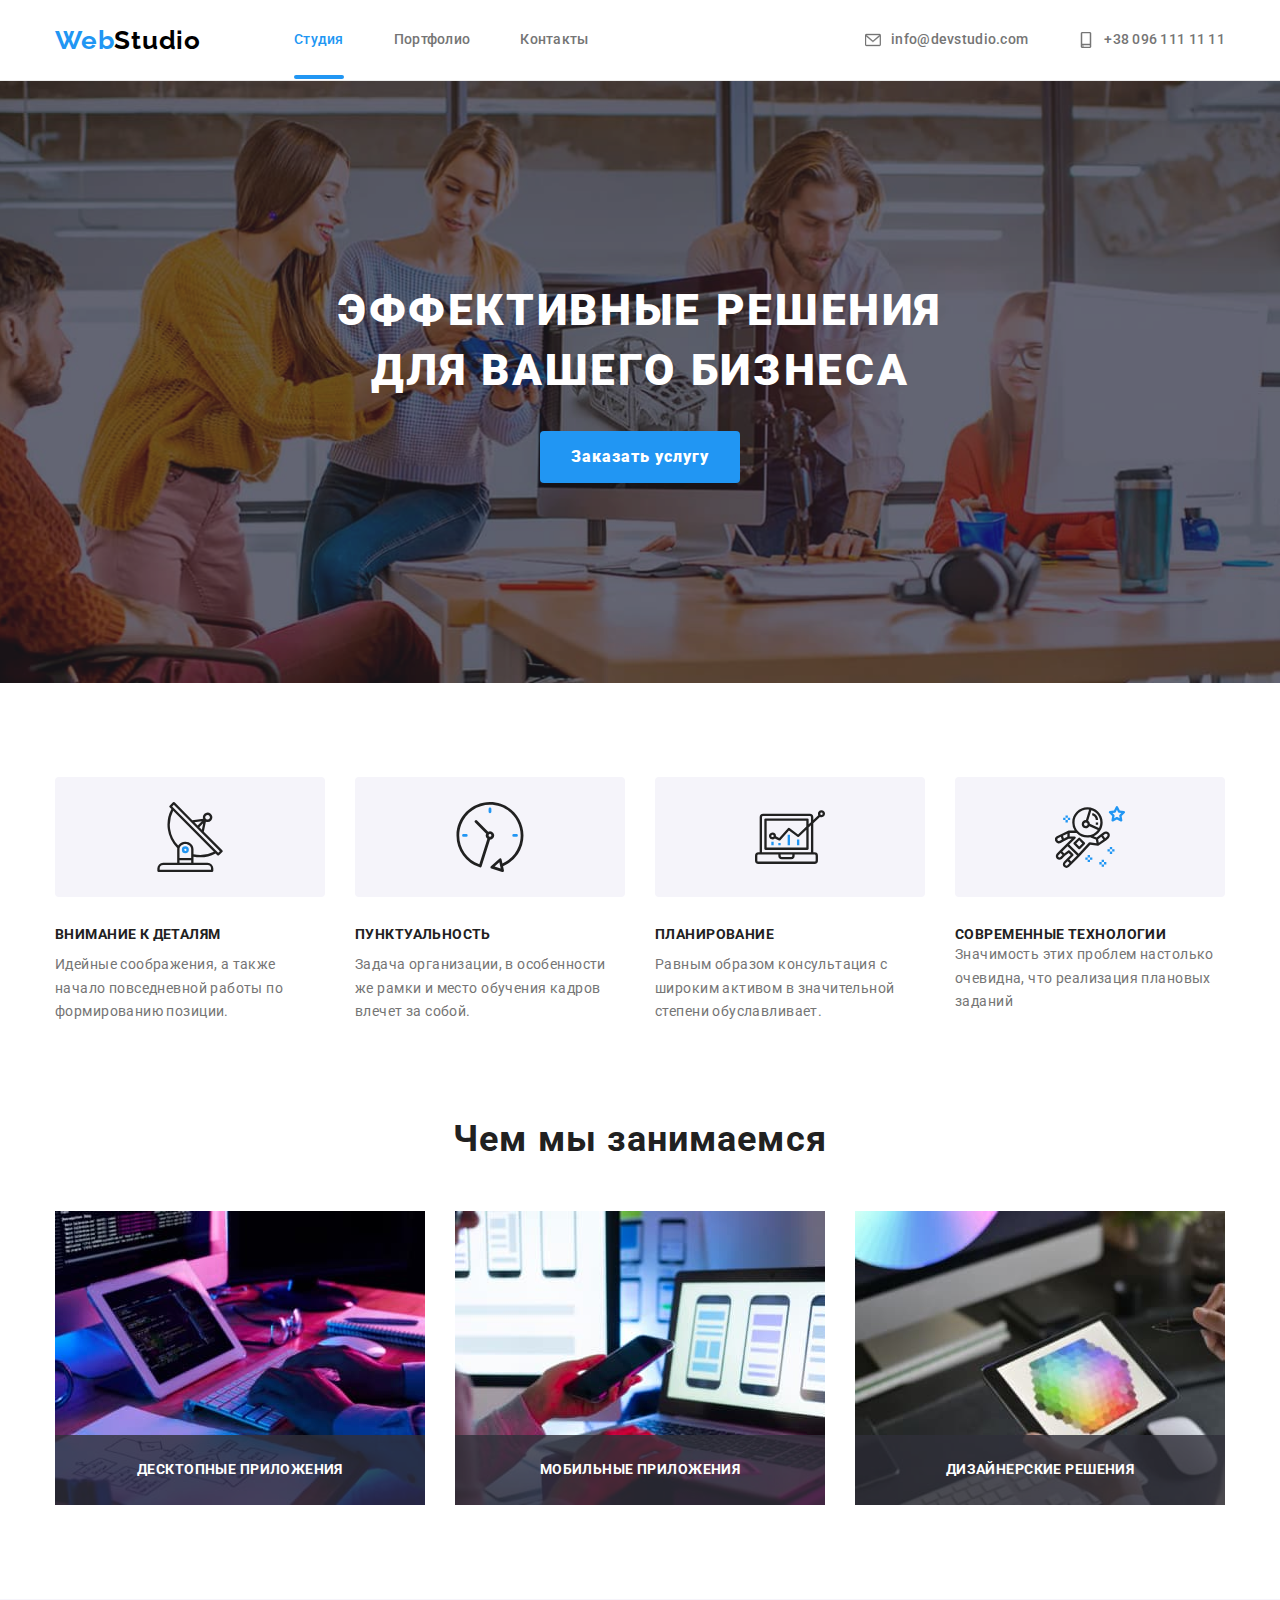
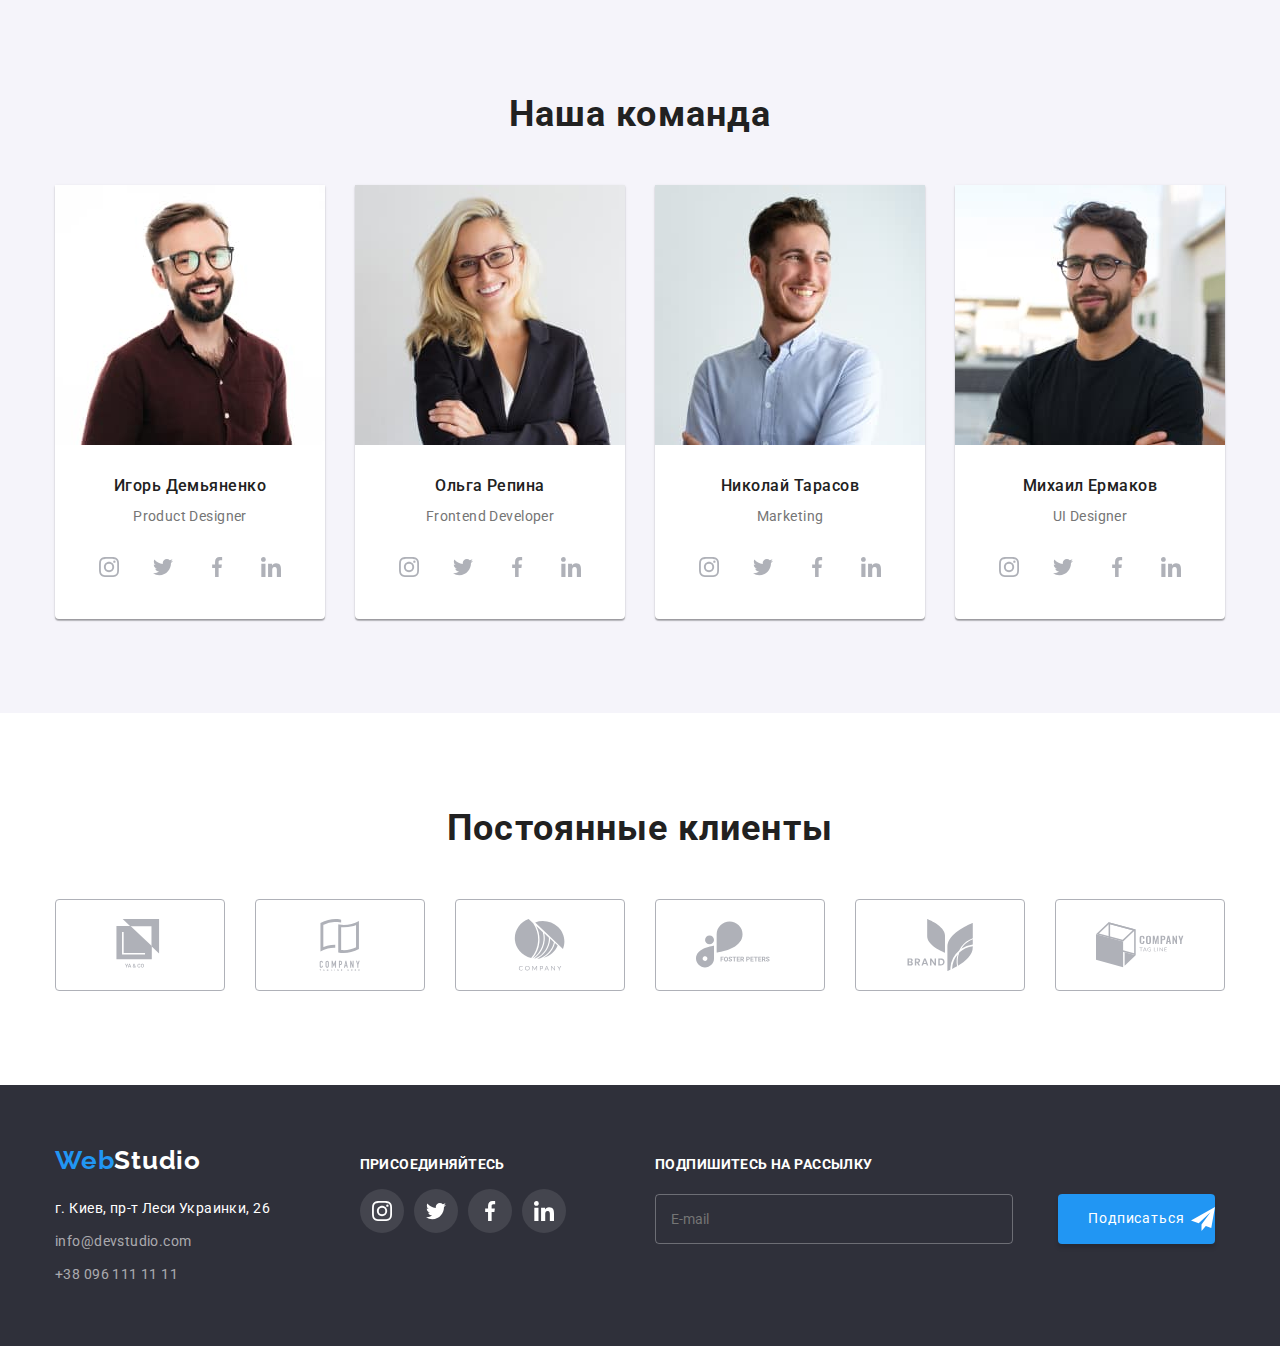
<file: index.html>
<!DOCTYPE html>
<html lang="ru">
<head>
    <meta charset="UTF-8">
    <meta http-equiv="X-UA-Compatible" content="IE=edge">
    <meta name="viewport" content="width=device-width, initial-scale=1.0">
    <title>Webstudio</title>
    <link rel="preconnect" href="https://fonts.gstatic.com">
    <link href="https://fonts.googleapis.com/css2?family=Raleway:wght@700&family=Roboto:wght@400;500;700;900&display=swap"
        rel="stylesheet">
    <link rel="stylesheet" href="https://cdnjs.cloudflare.com/ajax/libs/modern-normalize/1.0.0/modern-normalize.css">
    <link rel="stylesheet" href="./css/style.css">
<body>

    <!--Шапка сайта-->
    <header  class="page-header">
        <div class="container nav-header">
        <nav class="main-nav">
            <a class="link link-logo" href="./index.html"> <span class="logo">Web</span>Studio</a>

            <!--Навигация-->
            <ul class="list site-nav">
                <li class="item">
                    <a class="link site-nav-link current" href="./index.html">Студия</a>
                </li>
                <li class="item">
                    <a class="link site-nav-link" href="./portfolio.html">Портфолио</a>
                </li>
                <li class="item">
                    <a class="link site-nav-link" href="">Контакты</a>
                </li>
            </ul>
        </nav>
 
        <!--Контакты-->
        <ul class="auth-nav list">
            <li class="item"><a class="auth-nav-link link" href="mailto:info@devstudio.com"><svg class="auth-nav-icon">
                <use href="./images/icons/icon.svg#icon-envelope"></use>
            </svg>info@devstudio.com</a></li>
            <li class="item"><a class="auth-nav-link link" href="tel:+380961111111"><svg class="auth-nav-icon">
                <use href="./images/icons/icon.svg#icon-smartphone"></use>
            </svg>+38 096 111 11 11</a></li>
        </ul>
        </div>

    </header>
    <main>
        <!--Герой-->
            <section class="hero overlay">
                <div class="container hero-container">
                <h1 class="hero-title">Эффективные решения для вашего бизнеса</h1>
                <button data-modal-open class="button" type="button">Заказать услугу</button>
                <div data-modal class="backdrop is-hidden">
                <div class="modal-overlay">
                    <button data-modal-close class="close"><svg class="modal-icon-close">
                        <use href="./images/icons/icon.svg#icon-close"></use>
                    </svg></button>
                <form class="form" autocomplete="off">
                    <div class="form-group" role="group" >
                        <b class="form-title">Оставьте свои данные, мы вам перезвоним</b>
                        
                        <div class="form-field">
                        <label class="form-label" for="name">Имя</label>
                        <input class="form-input" type="text" name="name" id="name" />
                        <span class="form-icon"><svg class="form-icon-svg">
                        <use href="./images/icons/icon.svg#icon-person" width="18" height="18"></use>
                        </svg></span>
                        </div>

                        <div class="form-field">
                        <label class="form-label" for="tel">Телефон</label>
                        <input class="form-input" type="tel" name="tel" id="tel" />
                        <span class="form-icon"><svg class="form-icon-svg">
                                <use href="./images/icons/icon.svg#icon-phone" width="18" height="18"></use>
                            </svg></span>
                    </div>

                        <div class="form-field">
                        <label class="form-label" for="email">Email</label>
                        <input class="form-input" type="email" name="email" id="email"/>
                        <span class="form-icon"><svg class="form-icon-svg">
                                <use href="./images/icons/icon.svg#icon-mail" width="18" height="18"></use>
                            </svg></span>
                    </div>
                        
                        <div class="form-field">
                        <label class="form-label" for="coments">Комментарий</label>
                        <textarea class="form-coments form-input" name="coments" rows="5" id="coments" placeholder="Введите текст"></textarea>
                        </div>

                        <div class="form-field">
                            <label for="policy"><input class="checkbox" type="checkbox" name="checkbox" id="policy">Соглашаюсь с рассылкой и принимаю <a class="form-link" href="">Условия договора</a>
                            <span class="checkbox-icon"><svg class="checkbox-icon-svg">
                                    <use href="./images/icons/icon.svg#icon-icon-check" width="16" height="15"></use>
                                </svg></span>
                            </label>
                        </div>
                    </div>

                    <button class="button form-button" type="submit">Отправить</button>
                </form>
                
                </div>
                </div>
                </div>
            </section>

        <!--Преимущества-->
        
        <section class="section">
            <div class="container">
                <h2 class="section-title visually-hidden">Преимущества</h2>
                <ul class="features card-set list">

                    <li class="features-item item">
                        <div class="features-image">
                        <svg class="features-svg" width="70" height="70">
                            <use href="./images/icons/icon.svg#icon-antenna"></use>
                        </svg></div>
                        <h3 class="features-title">Внимание к деталям</h3>
                        <p class="text features-text">Идейные соображения, а также начало повседневной работы по формированию позиции.</p>
                    </li>

                    <li class="features-item item">
                        <div class="features-image">
                        <svg class="features-svg" width="70" height="70">
                            <use href="./images/icons/icon.svg#icon-clock"></use>
                        </svg></div>
                        <h3 class="features-title">Пунктуальность</h3>
                        <p class="text features-text">Задача организации, в особенности же рамки и место обучения кадров влечет за собой.</p>
                    </li>

                    <li class="features-item item">
                        <div class="features-image">
                        <svg class="features-svg" width="70" height="70">
                            <use href="./images/icons/icon.svg#icon-diagram"></use>
                        </svg></div>
                        <h3 class="features-title">Планирование</h3>
                        <p class="text features-text">Равным образом консультация с широким активом в значительной степени обуславливает.</p>
                    </li>

                    <li class="features-item item">
                        <div class="features-image">
                        <svg class="features-svg" width="70" height="70">
                            <use href="./images/icons/icon.svg#icon-astronaut"></use>
                        </svg></div>
                        <h3 class="features-title">Современные технологии</h3>
                        <p class="text">Значимость этих проблем настолько очевидна, что реализация плановых заданий</p>
                    </li>

                </ul>
            </div>
        </section>
        <!--Чем мы занимаемся-->
        <section class="section no-padding">
            <div class="container">
                <h2 class="section-title">Чем мы занимаемся</h2>
                <ul class="works list">
                    <li class="works-item item">
                        <img class="works-image" src="./images/works/box1.jpg" alt="Первый блок" width="370" height="294">
                        <div class="works-container">
                            <p class="works-text text">Десктопные приложения</p>
                        </div>
                    </li>
                    <li class="works-item item">
                        <img class="works-image" src="./images/works/box2.jpg" alt="Второй блок" width="370" height="294">
                        <div class="works-container">
                            <p class="works-text text">Мобильные приложения</p>
                        </div>
                    </li>
                    <li class="works-item item">
                        <img class="works-image" src="./images/works/box3.jpg" alt="Третий блок" width="370" height="294">
                        <div class="works-container">
                            <p class="works-text text">Дизайнерские решения</p>
                        </div>
                    </li>
                </ul>
            </div>
        </section>

        <!--Наша команда-->
        <section class="section team">
            <div class="container">
            <h2 class="section-title">Наша команда</h2>
            <ul class="team-list list card-set">

                <li class="team-item item">
                    <img class="team-image" src="./images/team/photo1.jpg" alt="Игорь Демьяненко" width="270" height="260">
                <div class="team-card-text">
                    <h3 class="team-title">Игорь Демьяненко</h3>
                    <p>Product Designer</p>
                    <ul class="social-list list">
                        <li class="social-item item"><a class="social-link" href=""> <svg class="social-icon"><use href="./images/icons/icon.svg#icon-instagram"> </use> </svg></a></li>
                        <li class="social-item item"><a class="social-link" href=""> <svg class="social-icon"><use href="./images/icons/icon.svg#icon-twitter"> </use> </svg></a></li>
                        <li class="social-item item"><a class="social-link" href=""> <svg class="social-icon"><use href="./images/icons/icon.svg#icon-facebook"> </use> </svg></a></li>
                        <li class="social-item item"><a class="social-link" href=""> <svg class="social-icon"><use href="./images/icons/icon.svg#icon-linkedin"> </use> </svg></a></li>
                    </ul>
                    </div>
                </li>

                <li class="team-item item">
                    <img class="team-image" src="./images/team/photo2.jpg" alt="Ольга Репина" width="270" height="260">
                <div class="team-card-text">
                    <h3 class="team-title">Ольга Репина</h3>
                    <p>Frontend Developer</p>
                    <ul class="social-list list">
                        <li class="social-item item"><a class="social-link" href=""> <svg class="social-icon">
                                    <use href="./images/icons/icon.svg#icon-instagram"> </use>
                                </svg></a></li>
                        <li class="social-item item"><a class="social-link" href=""> <svg class="social-icon">
                                    <use href="./images/icons/icon.svg#icon-twitter"> </use>
                                </svg></a></li>
                        <li class="social-item item"><a class="social-link" href=""> <svg class="social-icon">
                                    <use href="./images/icons/icon.svg#icon-facebook"> </use>
                                </svg></a></li>
                        <li class="social-item item"><a class="social-link" href=""> <svg class="social-icon">
                                    <use href="./images/icons/icon.svg#icon-linkedin"> </use>
                                </svg></a></li>
                    </ul>
                </div>
                </li>

                <li class="team-item item">
                    <img class="team-image" src="./images/team/photo3.jpg" alt="Михаил Ермаков" width="270" height="260">
                    <div class="team-card-text">
                        <h3 class="team-title">Николай Тарасов</h3>
                        <p>Marketing</p>
                        <ul class="social-list list">
                            <li class="social-item item"><a class="social-link" href=""> <svg class="social-icon">
                                        <use href="./images/icons/icon.svg#icon-instagram"> </use>
                                    </svg></a></li>
                            <li class="social-item item"><a class="social-link" href=""> <svg class="social-icon">
                                        <use href="./images/icons/icon.svg#icon-twitter"> </use>
                                    </svg></a></li>
                            <li class="social-item item"><a class="social-link" href=""> <svg class="social-icon">
                                        <use href="./images/icons/icon.svg#icon-facebook"> </use>
                                    </svg></a></li>
                            <li class="social-item item"><a class="social-link" href=""> <svg class="social-icon">
                                        <use href="./images/icons/icon.svg#icon-linkedin"> </use>
                                    </svg></a></li>
                        </ul>
                    </div>

                <li class="team-item item">   
                    <img class="team-image" src="./images/team/photo4.jpg" alt="Михаил Ермаков" width="270" height="260">
                    <div class="team-card-text">
                        <h3 class="team-title">Михаил Ермаков</h3>
                        <p>UI Designer</p>
                        <ul class="social-list list">
                            <li class="social-item item"><a class="social-link" href=""> <svg class="social-icon">
                                        <use href="./images/icons/icon.svg#icon-instagram"> </use>
                                    </svg></a></li>
                            <li class="social-item item"><a class="social-link" href=""> <svg class="social-icon">
                                        <use href="./images/icons/icon.svg#icon-twitter"> </use>
                                    </svg></a></li>
                            <li class="social-item item"><a class="social-link" href=""> <svg class="social-icon">
                                        <use href="./images/icons/icon.svg#icon-facebook"> </use>
                                    </svg></a></li>
                            <li class="social-item item"><a class="social-link" href=""> <svg class="social-icon">
                                        <use href="./images/icons/icon.svg#icon-linkedin"> </use>
                                    </svg></a></li>
                        </ul>
                    </div>
                </li>
            </ul>
            </div>
        </section>
        <!--Постоянные клиенты-->
        <section class="section clients">
            <div class="container">
                <h2 class="section-title title">Постоянные клиенты</h2>
                <ul class="clients-list list">
                    <li class="clients-item item">
                        <a class="clients-link link" href=""><svg class="clients-svg" >
                            <use href="./images/icons/icon.svg#icon-group-1"></use>
                        </svg></a>
                    </li>
                    <li class="clients-item item">
                        <a class="clients-link link" href=""><svg class="clients-svg" >
                            <use href="./images/icons/icon.svg#icon-group-2"></use>
                        </svg></a>
                    </li>
                    <li class="clients-item item">
                        <a class="clients-link link" href=""><svg class="clients-svg">
                                <use href="./images/icons/icon.svg#icon-group-3"></use>
                            </svg></a>
                    </li>
                    <li class="clients-item item">
                        <a class="clients-link link" href=""><svg class="clients-svg">
                            <use href="./images/icons/icon.svg#icon-group-4"></use>
                        </svg></a>
                    </li>
                    <li class="clients-item item">
                        <a class="clients-link link" href=""><svg class="clients-svg">
                            <use href="./images/icons/icon.svg#icon-group-5" ></use>
                        </svg>
                        </a>
                    </li>
                    <li class="clients-item item">
                        <a class="clients-link link" href=""><svg class="clients-svg">
                            <use href="./images/icons/icon.svg#icon-group-6" ></use>
                        </svg>
                        </a>
                    </li>
                </ul>
            </div>
        </section>
    </main>

    <!--Подвал-->
    <footer class="footer">
        <div class="footer-box container">
            <div class="adress-box">
            <a class="link-logo link" href="./index.html"> <span class="logo">Web</span>Studio</a>
            <address class="address">
                <ul class="contacts-list list">
                    <li class="contacts-item"><a class="address-link link" href="https://goo.gl/maps/X8zmoRvUWwNT1fM88"
                            target="_blank" rel="noopener noreferrer">г. Киев, пр-т Леси Украинки, 26</a></li>
                    <li class="contacts-item"><a class="footer-link link"
                            href="mailto:info@devstudio.com">info@devstudio.com</a></li>
                    <li class="contacts-item"><a class="footer-link link" href="tel:+380961111111">+38 096 111 11 11</a>
                    </li>
                </ul>
            </address>
            </div>
            <div class="social-go">
            <p class="footer-text">Присоединяйтесь</p>
            <ul class="social-list list">
                    <li class="social-item"><a class="social-link footer-social-link" href=""> <svg class="footer-icon icon" width="20" height="20">
                                <use href="./images/icons/icon.svg#icon-instagram"> </use>
                            </svg></a></li>
                    <li class="social-item"><a class="social-link footer-social-link" href=""> <svg class="footer-icon icon" width="20" height="20">
                                <use href="./images/icons/icon.svg#icon-twitter"> </use>
                            </svg></a></li>
                    <li class="social-item"><a class="social-link footer-social-link" href=""> <svg class="footer-icon icon" width="20" height="20">
                                <use href="./images/icons/icon.svg#icon-facebook"> </use>
                            </svg></a></li>
                    <li class="social-item"><a class="social-link footer-social-link" href=""> <svg class="footer-icon icon" width="20" height="20">
                                <use href="./images/icons/icon.svg#icon-linkedin"> </use>
                            </svg></a></li>
                </ul>
                </div>
                <form>
                    <div class="footer-submit">
                        <div class="footer-mail">
                    <label for="mail"><b>Подпишитесь на рассылку</b>
                        <input placeholder="E-mail" type="email" name="email" id="mail">
                    </label>
                    </div>
                    <button class="button footer-submit-button" type="submit">Подписаться
                        <span class="button-send-icon"><svg class="button-send-svg" width="24" height="24">
                                <use href="./images/icons/icon.svg#icon-icon-send"> </use>
                            </svg></span></button>
                </div>
                </form>
                </div>
                </footer>
<script src="./js/modal.js"></script>
            </body>
</html>
</file>
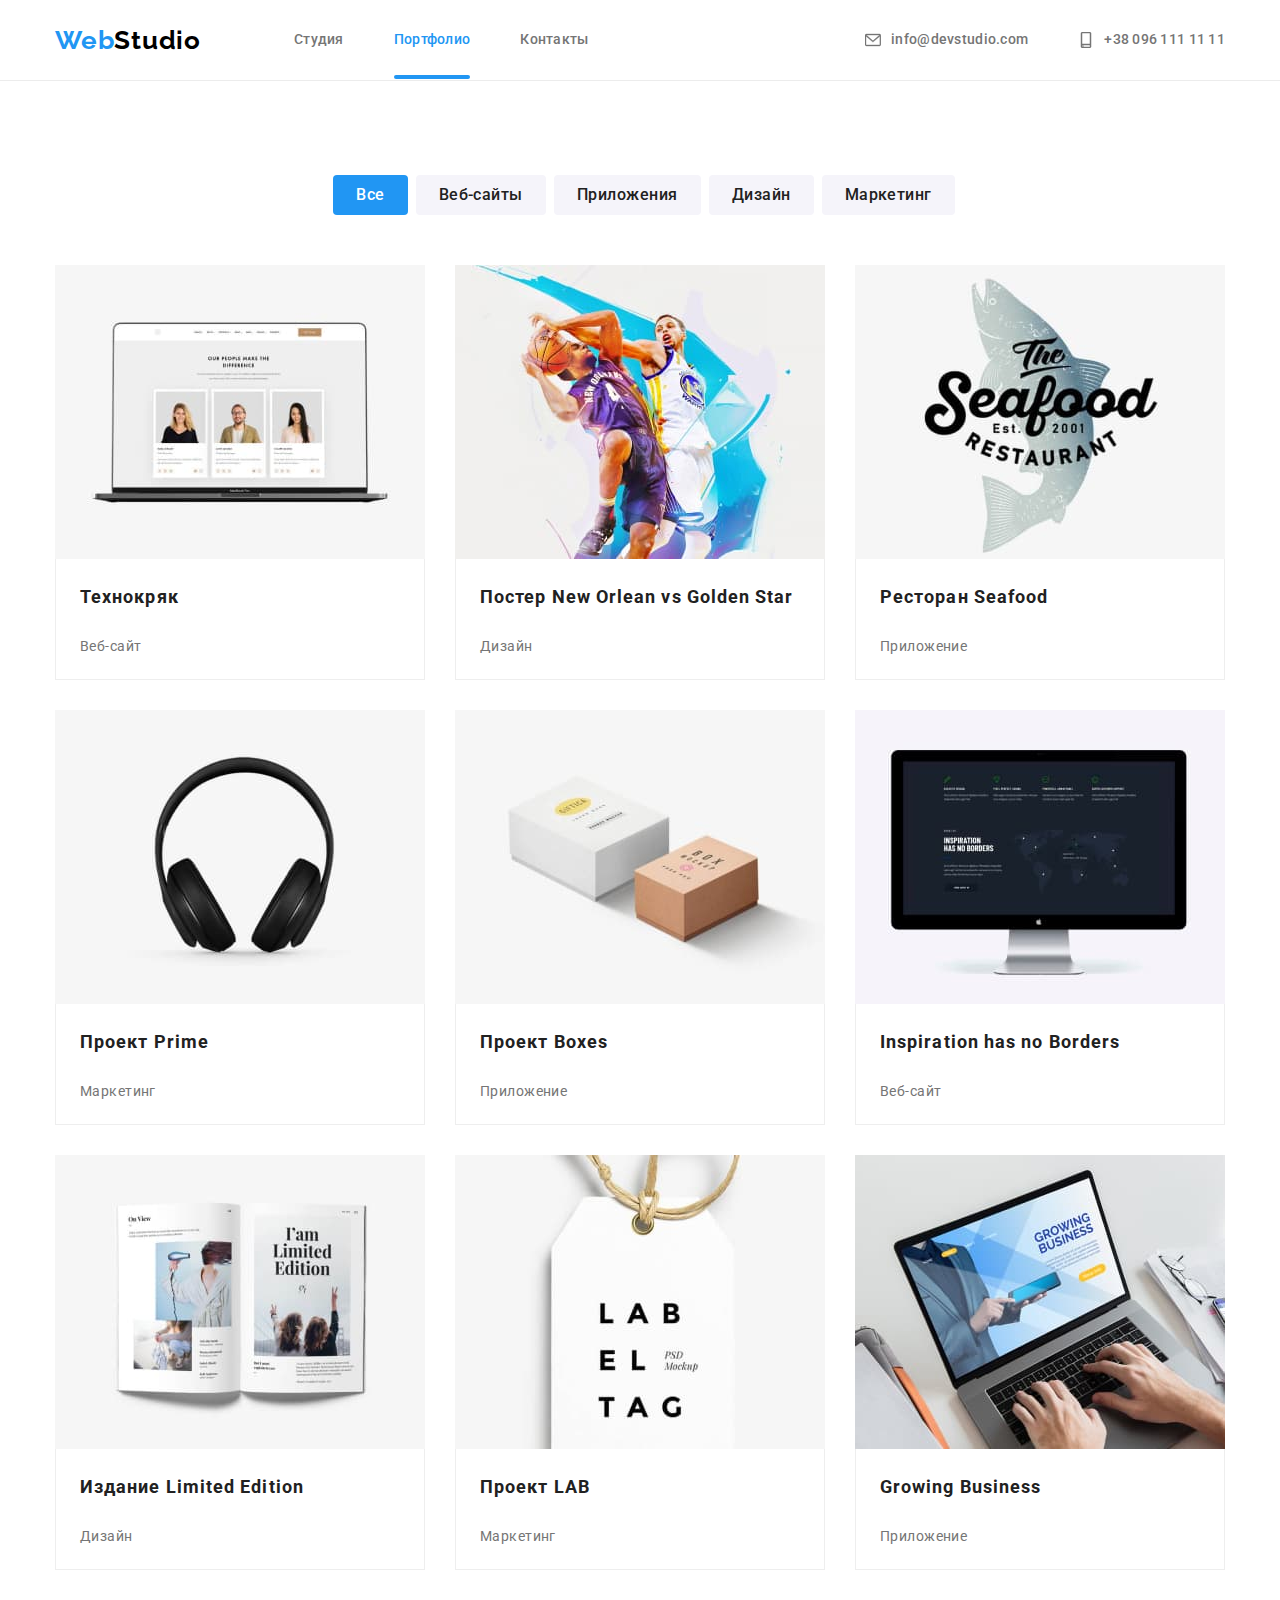
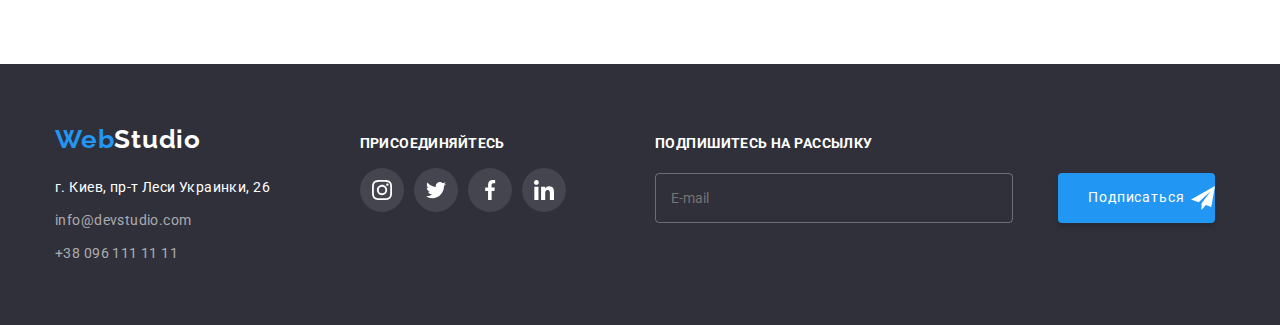
<file: portfolio.html>
<!DOCTYPE html>
<html lang="ru">
<head>
    <meta charset="UTF-8">
    <meta http-equiv="X-UA-Compatible" content="IE=edge">
    <meta name="viewport" content="width=device-width, initial-scale=1.0">
    <title>Portfolio</title>
    <link rel="preconnect" href="https://fonts.gstatic.com">
    <link href="https://fonts.googleapis.com/css2?family=Raleway:wght@700&family=Roboto:wght@400;500;700;900&display=swap"
        rel="stylesheet">
    <link rel="stylesheet" href="https://cdnjs.cloudflare.com/ajax/libs/modern-normalize/1.0.0/modern-normalize.css">
    <link rel="stylesheet" href="./css/style.css">
</head>
<body>
    <!--Шапка сайта-->
    <header class="page-header">
        <div class="container nav-header">
            <nav class="main-nav">
                <a class="link link-logo" href="./index.html"> <span class="logo">Web</span>Studio</a>
    
                <!--Навигация-->
                <ul class="list site-nav">
                    <li class="item">
                        <a class="link site-nav-link" href="./index.html">Студия</a>
                    </li>
                    <li class="item">
                        <a class="link site-nav-link current" href="./portfolio.html">Портфолио</a>
                    </li>
                    <li class="item">
                        <a class="link site-nav-link" href="">Контакты</a>
                    </li>
                </ul>
            </nav>
    
            <!--Контакты-->
            <ul class="auth-nav list">
                <li class="item"><a class="auth-nav-link link" href="mailto:info@devstudio.com"><svg class="auth-nav-icon"
                            width="16" height="12">
                            <use href="./images/icons/icon.svg#icon-envelope"></use>
                        </svg>info@devstudio.com</a></li>
                <li class="item"><a class="auth-nav-link link" href="tel:+380961111111"><svg class="auth-nav-icon" width="10"
                            height="16">
                            <use href="./images/icons/icon.svg#icon-smartphone"></use>
                        </svg>+38 096 111 11 11</a></li>
            </ul>
        </div>
    
    </header>
    <main>
        <!--Фильтры-->
        <section class="section">
            <div class="container">
                <h1 class="section-title visually-hidden">Галерея</h1>
                <ul class="filter-list list">
                    
                <li class="filter-item item"><button type="button" class="filter-button filter-all">Все</button></li>
                <li class="filter-item item"><button type="button" class="filter-button">Веб-сайты</button></li>
                <li class="filter-item item"><button type="button" class="filter-button">Приложения</button></li>
                <li class="filter-item item"><button type="button" class="filter-button">Дизайн</button></li>
                <li class="filter-item item"><button type="button" class="filter-button">Маркетинг</button></li>
                
                </ul>
        <!--Галерея-->

            <ul class="galery-list card-set list">

                <li class="galery-item item">
                    <a class="galery-card" href="">
                        <div class="galery-image-box">
                         <img src="./images/galery/img-1.jpg" width="370" height="294" alt="команда на мониторе">
                    <div class="galery-overlay">
                        <p class="galery-overlay-text">Технокряк это современная площадка распространения коронавируса. Компании используют
                            эту платформу для цифрового
                            шпионажа и атак на защищённые сервера конкурентов.</p>
                    </div>
                    </div>
                        <div class="galery-card-text">
                        <h2 class="galery-title">Технокряк</h2>
                        <p>Веб-сайт</p>
                    </div>
                    </a>
                </li>

                <li class="galery-item item">
                    <a class="galery-card" href="">
                        <div class="galery-image-box">
                    <img src="./images/galery/img-2.jpg" width="370" height="294" alt="два парня ловят мяч">
                    <div class="galery-overlay">
                        <p class="galery-overlay-text">Технокряк это современная площадка распространения коронавируса. Компании используют
                            эту платформу для цифрового
                            шпионажа и атак на защищённые сервера конкурентов.</p>
                    </div>
                    </div>
                    <div class="galery-card-text">
                        <h2 class="galery-title">Постер New Orlean vs Golden Star</h2>
                        <p>Дизайн</p>   
                    </div>
                    </a>
                    </li>

                <li class="galery-item item">
                    <a class="galery-card" href="">
                        <div class="galery-image-box">
                    <img src="./images/galery/img-3.jpg" width="370" height="294" alt="надпись на рыбе">
                    <div class="galery-overlay">
                        <p class="galery-overlay-text">Технокряк это современная площадка распространения коронавируса. Компании используют
                            эту платформу для цифрового
                            шпионажа и атак на защищённые сервера конкурентов.</p>
                    </div>
                    </div>
                    <div class="galery-card-text">
                        <h2 class="galery-title">Ресторан Seafood</h2>
                        <p>Приложение</p>
                    </div>
                    </a>
                    </li>

                <li class="galery-item item">
                    <a class="galery-card" href="">
                        <div class="galery-image-box">
                    <img src="./images/galery/img-4.jpg" width="370" height="294" alt="наушники">
                    <div class="galery-overlay">
                        <p class="galery-overlay-text">Технокряк это современная площадка распространения коронавируса. Компании используют
                            эту платформу для цифрового
                            шпионажа и атак на защищённые сервера конкурентов.</p>
                    </div>
                    </div>
                    <div class="galery-card-text">
                        <h2 class="galery-title">Проект Prime</h2>
                        <p>Маркетинг</p> 
                    </div>
                    </a>
                    </li>

                <li class="galery-item item">
                    <a class="galery-card" href="">
                        <div class="galery-image-box">
                    <img src="./images/galery/img-5.jpg" width="370" height="294" alt="белая и коричневая коробочки">
                    <div class="galery-overlay">
                        <p class="galery-overlay-text">Технокряк это современная площадка распространения коронавируса. Компании используют
                            эту платформу для цифрового
                            шпионажа и атак на защищённые сервера конкурентов.</p>
                    </div>
                    </div>
                    <div class="galery-card-text">
                        <h2 class="galery-title">Проект Boxes</h2>
                        <p>Приложение</p>
                    </div>
                    </a>
                    </li>

                <li class="galery-item item">
                    <a class="galery-card" href="">
                        <div class="galery-image-box">
                    <img src="./images/galery/img-6.jpg" width="370" height="294" alt="черная карта мира на мониторе">
                    <div class="galery-overlay">
                        <p class="galery-overlay-text">Технокряк это современная площадка распространения коронавируса. Компании используют
                            эту платформу для цифрового
                            шпионажа и атак на защищённые сервера конкурентов.</p>
                    </div>
                    </div>
                    <div class="galery-card-text">
                        <h2 class="galery-title">Inspiration has no Borders</h2>
                        <p>Веб-сайт</p>
                    </div>
                    </a>
                    </li>

                <li class="galery-item item">
                    <a class="galery-card" href="">
                        <div class="galery-image-box">
                            <img src="./images/galery/img-7.jpg" width="370" height="294" alt="развернутый журнал">
                            <div class="galery-overlay">
                                <p class="galery-overlay-text">Технокряк это современная площадка распространения коронавируса. Компании используют
                                эту платформу для цифрового
                                шпионажа и атак на защищённые сервера конкурентов.</p>
                            </div>
                        </div>
                        <div class="galery-card-text">
                            <h2 class="galery-title">Издание Limited Edition</h2>
                            <p>Дизайн</p>
                        </div>
                    </a>
                    </li>

                <li class="galery-item item">
                    <a class="galery-card" href="">
                    <div class="galery-image-box">
                        <img src="./images/galery/img-8.jpg" width="370" height="294" alt="на бирке надпись">
                    <div class="galery-overlay">
                    <p class="galery-overlay-text">Технокряк это современная площадка распространения коронавируса. Компании используют
                        эту платформу для цифрового
                        шпионажа и атак на защищённые сервера конкурентов.</p>
                    </div>
                    </div>
                        <div class="galery-card-text">
                    <h2 class="galery-title">Проект LAB</h2>
                    <p>Маркетинг</p>
                    </div>
                    </a>
                    </li>

                <li class="galery-item item">
                    <a class="galery-card" href="">
                    <div class="galery-image-box">
                    <img src="./images/galery/img-9.jpg" width="370" height="294" alt="набирает на ноутбуке">
                    <div class="galery-overlay">
                        <p class="galery-overlay-text">Технокряк это современная площадка распространения коронавируса. Компании используют
                            эту платформу для цифрового
                            шпионажа и атак на защищённые сервера конкурентов.</p>
                    </div>
                    </div>
                    <div class="galery-card-text">
                    <h2 class="galery-title">Growing Business</h2>
                    <p>Приложение</p>
                    </div>
                    </a>
                    </li>
            </ul>
            </div>
        </section>
    </main>

    <!--Подвал-->
<footer class="footer">
    <div class="footer-box container">
        <div class="adress-box">
            <a class="link-logo link" href="./index.html"> <span class="logo">Web</span>Studio</a>
            <address class="address">
                <ul class="contacts-list list">
                    <li class="contacts-item"><a class="address-link link" href="https://goo.gl/maps/X8zmoRvUWwNT1fM88"
                            target="_blank" rel="noopener noreferrer">г. Киев, пр-т Леси Украинки, 26</a></li>
                    <li class="contacts-item"><a class="footer-link link"
                            href="mailto:info@devstudio.com">info@devstudio.com</a></li>
                    <li class="contacts-item"><a class="footer-link link" href="tel:+380961111111">+38 096 111 11 11</a>
                    </li>
                </ul>
            </address>
        </div>
        <div class="social-go">
            <p class="footer-text">Присоединяйтесь</p>
            <ul class="social-list list">
                <li class="social-item"><a class="social-link footer-social-link" href=""> <svg class="footer-icon icon"
                            width="20" height="20">
                            <use href="./images/icons/icon.svg#icon-instagram"> </use>
                        </svg></a></li>
                <li class="social-item"><a class="social-link footer-social-link" href=""> <svg class="footer-icon icon"
                            width="20" height="20">
                            <use href="./images/icons/icon.svg#icon-twitter"> </use>
                        </svg></a></li>
                <li class="social-item"><a class="social-link footer-social-link" href=""> <svg class="footer-icon icon"
                            width="20" height="20">
                            <use href="./images/icons/icon.svg#icon-facebook"> </use>
                        </svg></a></li>
                <li class="social-item"><a class="social-link footer-social-link" href=""> <svg class="footer-icon icon"
                            width="20" height="20">
                            <use href="./images/icons/icon.svg#icon-linkedin"> </use>
                        </svg></a></li>
            </ul>
        </div>
        <form class="form-submit" autocomplete="off">
            <div class="footer-submit">
                <div class="footer-mail">
                    <label for="email"><b>Подпишитесь на рассылку</b>
                        <input placeholder="E-mail" type="email" name="email" id="email">
                    </label>
                </div>
                <button class="button footer-submit-button" type="submit">Подписаться
                <span class="button-send-icon"><svg class="button-send-svg" width="24" height="24">
                        <use href="./images/icons/icon.svg#icon-icon-send"> </use>
                    </svg></span></button>
            </div>
        </form>
    </div>
</footer>
</body>
</html>
</file>
<file: css/style.css>
:root {
  --prime-text-color: #757575;
  --title-text-color: #212121;
  --accent-text-color: #2196f3;
  --secondary-text-color: #ffffff;
  --primary-bg-color: #fff;
  --secondary-bg-color: #f5f4fa;
  --footer-bg-color: #2f303a;
  --footer-text-color: rgba(255, 255, 255, 0.6);
  --footer-social-color: rgba(255, 255, 255, 0.1);
  --button-bg-color: rgba(245, 244, 250, 1);
  --border-color: rgba(236, 236, 236, 1);
  --border-icon-color: rgba(0, 0, 0, 0.1);
  --border-team-color: rgba(255, 255, 255, 1);
  --border-portfolio-color: rgba(238, 238, 238, 1);
  --prime-card-swadow: 0px 4px 4px 0px rgba(0, 0, 0, 0.25);
  --secondary-card-shadow: 0px 1px 3px rgba(0, 0, 0, 0.12),
    0px 1px 1px rgba(0, 0, 0, 0.14), 0px 2px 1px rgba(0, 0, 0, 0.2);
  --background-hero: rgba(47, 48, 58, 0.8);
  --icon-color: rgba(175, 177, 184, 1);
  --overlay-bg-color: rgba(33, 150, 243, 0.9);
  --animation: 250ms cubic-bezier(0.4, 0, 0.2, 1);
}
/*тип блочной модели*/
html {
  box-sizing: border-box;
}

*,
*::before,
*::after {
  box-sizing: inherit;
}

body {
  color: var(--prime-text-color);
  background-color: var(--primary-bg-color);
  font-family: Roboto, sans-serif;
  font-weight: 400;
  font-size: 14px;
  line-height: 1.71;
  letter-spacing: 0.03em;
}

.container {
  width: 1200px;
  padding-left: 15px;
  padding-right: 15px;
  margin-left: auto;
  margin-right: auto;
}

/*убирает точки в списке*/
.list {
  list-style: none;
  color: inherit;
}
/*убирает подчеркивание ссылок*/
.link {
  text-decoration: none;
  color: inherit;
  cursor: pointer;
  margin-top: 0;
  margin-bottom: 0;
  color: var(--prime-text-color);

  transition: color var(--animation);
}

.site-nav-link {
  position: relative;
}
.current::after {
  position: absolute;
  display: block;
  content: "";
  width: 100%;
  height: 4px;
  border-radius: 2px;
  background-color: var(--accent-text-color);
  margin-top: 27px;
  opacity: 1;
}

/*шапка*/
.page-header {
  border-bottom: 1px solid var(--border-color);
}
.main-nav {
  display: flex;
}

/*логотип*/
.link-logo {
  display: inline-block;

  min-width: 145px;
  padding-top: 24px;
  padding-bottom: 24px;

  color: black;

  font-family: Raleway;
  font-weight: 700;
  font-size: 26px;
  line-height: 1.19;
  letter-spacing: 0.03em;

  transition: color var(--animation);
}

.logo {
  color: var(--accent-text-color);
  transition: color var(--animation);
}

/*ссылки активные*/
.link:hover,
.link:focus {
  color: var(--accent-text-color);
  cursor: pointer;
}

/*навигационные ссылки*/
.list {
  list-style: none;
  padding: 0;
  margin: 0;
}
.nav-header {
  display: flex;
  align-items: center;
  justify-content: space-between;
}

.site-nav {
  display: inline-flex;
  margin-left: 93px;
  align-items: center;

  color: var(--title-text-color);

  font-weight: 500;
  font-size: 14px;
  line-height: 1.14;
  letter-spacing: 0.02em;
}

.site-nav > .item {
  margin-left: 50px;
}

.site-nav > .item:first-child {
  margin-left: 0;
}

.site-nav .link {
  padding-top: 32px;
  padding-bottom: 32px;
}

.site-nav .current {
  color: var(--accent-text-color);
}

/*контакты*/
.auth-nav {
  display: inline-flex;
  margin-left: auto;
  color: var(--prime-text-color);

  font-weight: 500;
  font-size: 14px;
  line-height: 1.14;
  letter-spacing: 0.02em;
}

.auth-nav > .item {
  display: flex;
}

.auth-nav .item + .item {
  margin-left: 50px;
}

.auth-nav .link {
  display: flex;
  align-items: center;
  padding-top: 32px;
  padding-bottom: 32px;
}

.auth-nav-icon {
  stroke: currentColor;
  fill: currentColor;
  width: 16px;
  height: 16px;
  margin-right: 10px;
}

/*утилиты*/
h1,
h2,
h3,
p {
  margin-top: 0;
  margin-bottom: 0;
}

/*герой*/
.hero {
  margin-left: auto;
  margin-right: auto;
  padding-top: 200px;
  padding-bottom: 200px;
  text-align: center;
  color: var(--secondary-text-color);
  background-color: #2f303a;
}
.hero-container {
  display: block;
  width: 696px;
}
.overlay {
  background-image: url(../images/background/img-overlay.png),
    url(../images/background/background.jpg);
  max-width: 1600px;
  min-height: 600px;
  background-repeat: no-repeat;
  background-size: cover;
  background-position: center;
}

/*Модальное окно*/

.backdrop {
  position: fixed;
  top: 0;
  right: 0;
  width: 100%;
  height: 100%;
  background-color: rgba(0, 0, 0, 0.2);
  opacity: 1;
  z-index: 100;
  transition: opacity 250ms cubic-bezier(0.4, 0, 0.2, 1);
}

.backdrop.is-hidden {
  opacity: 0;
  pointer-events: none;
}

.backdrop.is-hidden .modal-overlay {
  transform: translate(50%, -50%) scale(0.3);
}

.modal-overlay {
  position: absolute;
  top: 50%;
  right: 50%;

  min-width: 528px;
  min-height: 581px;
  padding: 40px;
  background-color: var(--primary-bg-color);

  transform: translate(50%, -50%) scale(1);
  transition: transform var(--animation);
}

.close {
  position: absolute;
  top: 8px;
  right: 8px;
  padding: 0;
  width: 30px;
  height: 30px;
  text-align: center;
  background-color: var(--primary-bg-color);
  border: 1px solid var(--border-icon-color);
  border-radius: 100%;
}
.modal-icon-close {
  width: 11px;
  height: 11px;
  fill: var(--title-text-color);
  transition: fill var(--animation);
}
.close:hover .modal-icon-close,
.close:focus .modal-icon-close {
  fill: var(--accent-text-color);
  cursor: pointer;
}

.form {
  color: var(--title-text-color);
  display: flex;
  flex-direction: column;
}
.form-group {
  display: flex;
  flex-direction: column;

  width: 448px;
}

.form-title {
  margin-bottom: 12px;
  font-family: Roboto;
  font-weight: 700;
  font-size: 20px;
  line-height: 1.15;
  text-align: center;
  letter-spacing: 0.03em;
}
.form-field {
  position: relative;
  margin-bottom: 10px;
}

.form-field .form-input {
  width: 100%;
  height: 40px;
  border: 1px solid rgba(33, 33, 33, 0.2);
  border-radius: 4px;
  padding-left: 48px;
  transition: border var(--animation);
}
.form-group .form-field .form-label {
  display: flex;
  justify-content: flex-start;
  font-size: 12px;
  line-height: 1.16;
  letter-spacing: 0.01em;
  color: var(--prime-text-color);
  margin-bottom: 4px;
}

.form-field textarea.form-coments {
  min-height: 120px;
  max-width: 448px;
  display: flex;
  padding: 16px;
}
.form-icon {
  position: absolute;
  top: 20px;
  left: 15px;
  width: 18px;
  height: 18px;
  background-position: center;
  transform: translateY(50%);
  fill: inherit;
  transition: fill var(--animation);
}

.form-icon-svg {
  width: 18px;
  height: 18px;
}

.form-input:focus {
  border: 1px solid var(--accent-text-color);
  fill: var(--title-text-color);
  outline: none;
  cursor: pointer;
  transition: border var(--animation);
}

.form-input:focus + .form-icon {
  fill: var(--accent-text-color);
  transition: fill var(--animation);
}
.form-field .form-coments {
  padding-left: 16px;
}

.form-link {
  color: var(--accent-text-color);
}

.form-button {
  text-align: center;
  margin-left: auto;
  margin-right: auto;
  width: 200px;
  height: 50px;
}
.checkbox-icon {
  position: absolute;
  top: 50%;
  left: 0;
  display: flex;
  margin: 0;
  width: 16px;
  height: 15px;
  fill: var(--primary-bg-color);
  border: 2px solid var(--title-text-color);
  transform: translateY(-50%);
}
.checkbox-icon-svg {
  display: flex;
  width: 100%;
  height: 100%;
  background-position: center;
}

.checkbox {
  appearance: none;
  background-color: var(--accent-text-color);
}
.checkbox:checked ~ .checkbox-icon {
  background-color: var(--accent-text-color);
  border: none;
}
/*Герой*/
.hero-title {
  display: inline-block;
  margin-right: auto;
  margin-left: auto;
  padding-left: 30px;
  padding-right: 30px;

  color: var(--secondary-text-color);

  font-style: 400;
  font-weight: 900;
  font-size: 44px;
  line-height: 1.36;
  letter-spacing: 0.06em;
  text-transform: uppercase;
}

/*кнопка*/
button {
  padding: 0;
  border: none;
  font: inherit;
  color: inherit;
  padding: 10px 30px;
  letter-spacing: 0.06em;
  transition: background-color var(--animation) color var(--animation)
    box-shadow var(--animation);
}

.hero .button {
  background-color: var(--accent-text-color);
  color: var(--secondary-text-color);
  min-width: 200px;
  margin-top: 30px;
  font-weight: 900;
  font-size: 16px;
  line-height: 1.875;
  letter-spacing: 0.06em;
  text-align: center;
  border: 1px solid transparent;
  border-radius: 4px;

  transition: background-color var(--animation);
}

.button:hover,
.button:focus {
  background-color: var(--accent-text-color);
  cursor: pointer;
}

/*Раздел преимущества*/
.section {
  padding-top: 94px;
  padding-bottom: 94px;
}
.section-title {
  font-weight: 700;
  font-size: 36px;
  line-height: 1.17;
  text-align: center;
  letter-spacing: 0.03em;
  color: var(--title-text-color);
  margin-top: 0;
  margin-bottom: 50px;
}
/*скрытый заголовок*/
.visually-hidden {
  position: absolute !important;
  clip: rect(1px 1px 1px 1px);
  clip: rect(1px, 1px, 1px, 1px);
  padding: 0 !important;
  border: 0 !important;
  height: 1px !important;
  width: 1px !important;
  overflow: hidden;
  margin-bottom: 0;
}

.card-set {
  display: flex;
  flex-wrap: wrap;
  margin-left: -30px;
  margin-top: -30px;
}

.card-set .features-item {
  display: flex;
  flex-direction: column;
  width: calc((100% - 4 * 30px) / 4);
  margin-left: 30px;
  margin-top: 30px;
}

.features-image {
  display: flex;
  justify-content: center;
  align-items: center;
  width: 270px;
  height: 120px;
  background-color: var(--secondary-bg-color);
  border-radius: 4px;
}

.features-title {
  margin-top: 0;
  margin-top: 30px;
  color: var(--title-text-color);
  width: 270px;
  font-style: normal;
  font-weight: bold;
  font-size: 14px;
  line-height: 1.14;
  letter-spacing: 0.03em;
  text-transform: uppercase;
}
.features-text {
  margin-top: 10px;
}

/*чем мы занимаемся*/
.no-padding {
  padding-top: 0;
}

.works {
  display: flex;
  flex-wrap: no-wrap;
  justify-content: center;
}
.works-item {
  display: flex;
  position: relative;
  margin-left: 30px;
  flex-basis: calc((100% - 3 * 30px) / 3);
}
.works .item:nth-child(3n + 1) {
  margin-left: 0;
}
img {
  display: block;
}
.works-item {
  position: relative;
}

.works-container {
  display: flex;
  justify-content: center;
  align-items: center;
  position: absolute;
  bottom: 0;
  width: 100%;
  height: 70px;

  background-color: var(--background-hero);
  opacity: 1;
}

.works-text {
  color: var(--primary-bg-color);
  font-weight: 700;
  font-size: 14px;
  line-height: 1.44;

  letter-spacing: 0.03em;
  text-transform: uppercase;
}

/*наша команда*/
.section.team {
  background-color: var(--secondary-bg-color);
}

.card-set .team-item {
  display: flex;
  flex-direction: column;
  flex-basis: calc((100% - 4 * 30px) / 4);
  margin-left: 30px;
  margin-top: 30px;
  text-align: center;
  background-color: var(--secondary-text-color);
  border-radius: 0px 0px 4px 4px;
  box-shadow: var(--secondary-card-shadow);
}

.team-card-text {
  padding: 30px;
}
.team-title {
  display: inline-block;
  margin-bottom: 10px;
  color: var(--title-text-color);
  font-weight: 500;
  font-size: 16px;
  line-height: 1.19;
  letter-spacing: 0.03em;
}

.social-list {
  display: inline-flex;
  margin-top: 16px;
}
.social-item {
  display: flex;
  justify-content: center;
  align-items: center;
  margin-left: 10px;
}
.social-item:first-child {
  margin-left: 0;
}

.social-link {
  display: flex;
  align-items: center;
  justify-content: center;
  width: 44px;
  height: 44px;
  border-radius: 50%;
  background-color: var(--primary-bg-color);

  transition: background-color var(--animation);
}

.social-icon {
  fill: var(--icon-color);
  width: 20px;
  height: 20px;

  transition: fill var(--animation);
}

.social-link:hover .social-icon,
.social-link:focus .social-icon {
  fill: var(--primary-bg-color);
}

.social-link:hover,
.social-link:focus {
  background-color: var(--accent-text-color);
}

/*постоянные клиенты*/
.clients-list {
  display: flex;
  align-items: center;
  justify-content: center;
}

.clients-item {
  display: flex;
  margin-left: 30px;
}

.clients-item:first-child {
  margin-left: 0;
}
.clients-link {
  display: flex;
  align-items: center;
  justify-content: center;
  width: 170px;
  height: 92px;
  border-radius: 4px;
  border: 1px solid #afb1b8;
  transition: border-color var(--animation);
}

.clients-svg {
  display: flex;
  fill: var(--icon-color);
  background-position: center;
  background-size: contain;
  width: 88px;
  height: 52px;

  transition: fill var(--animation);
}

.clients-link:hover .clients-svg,
.clients-link:focus .clients-svg {
  fill: var(--accent-text-color);
}

.clients-link:hover,
.clients-link:focus {
  border-color: var(--accent-text-color);
}

/*подвал*/
.footer {
  font-size: 14px;
  line-height: 1.71;
  letter-spacing: 0.03em;
  background-color: var(--footer-bg-color);
  color: var(--secondary-text-color);
  padding-top: 60px;
  padding-bottom: 60px;
}

.footer .link-logo {
  padding: 0;
  color: var(--secondary-text-color);

  transition: color var(--animation);
}

.footer-text {
  text-transform: uppercase;
  font-weight: 700;
  font-size: 14px;
  line-height: 1.14;
}

.address {
  font-style: inherit;
  margin-top: 20px;
}
.contacts-item {
  margin-top: 9px;
}

.contacts-item:first-child {
  margin-top: 0;
}
.address-link {
  color: var(--secondary-text-color);

  transition: color var(--animation);
}
.footer-link {
  color: var(--footer-text-color);

  transition: color var(--animation);
}
.footer-box {
  display: flex;
  flex-wrap: nowrap;
  align-items: baseline;
  justify-content: space-between;
}
.address-box {
  display: flex;
  width: 231px;
}
.social-go {
  display: flex;
  flex-direction: column;
  width: 206px;
  margin-left: 70px;
}

.social-item {
  display: flex;
}
.footer-social-link {
  background-color: var(--footer-social-color);

  transition: background-color var(--animation);
}
.footer-icon {
  fill: var(--primary-bg-color);

  transition: fill var(--animation);
}
.form-submit {
  display: flex;
}
.footer-submit {
  display: flex;
  flex-direction: row;
  width: 570px;
  margin-left: 70px;

  align-items: flex-end;
  font-size: 14px;
  line-height: 1.36;
  letter-spacing: 0.03em;
  text-transform: uppercase;
}
.footer-mail input {
  width: 358px;
  height: 50px;
  border-radius: 4px;
  margin-top: 20px;
  padding: 15px;
  background-color: inherit;
  color: var(--primary-bg-color);
  border: 1px solid rgba(255, 255, 255, 0.3);
  box-shadow: drop-shadow(0px 4px 4px rgba(0, 0, 0, 0.15));
}
.footer-submit-button {
  position: relative;
  width: 200px;
  height: 50px;
  margin-right: 10px;
  background-color: var(--accent-text-color);
  color: var(--primary-bg-color);
  box-shadow: 0px 4px 4px rgba(0, 0, 0, 0.15);
  border-radius: 4px;
  text-align: center;
  align-items: flex-start;
}
.button-send-icon {
  width: 24px;
  height: 24px;
  position: absolute;
  top: 50%;
  right: 0;
  transform: translateY(-50%);
}
.button-send-svg {
  fill: var(--primary-bg-color);
}

/*сss для портфолио*/
.container .filter-list {
  display: flex;
  justify-content: center;
  margin-left: auto;
  margin-right: auto;
  align-items: center;
  margin-bottom: 50px;
}

.filter-item {
  display: flex;
  margin-left: 8px;
}
filter-item:first-child {
  margin-left: 0;
}
.filter-button {
  padding: 6px 22px;
  border: 1px solid transparent;
  border-radius: 4px;
  padding-top: 6px;

  background-color: var(--button-bg-color);
  color: var(--title-text-color);
  font-weight: 500;
  font-size: 16px;
  line-height: 1.62;
  text-align: center;
  letter-spacing: 0.03em;

  transition: background-color var(--animation), color var(--animation),
    box-shadow var(--animation);
}

.filter-all {
  background-color: var(--accent-text-color);
  color: var(--secondary-text-color);

  transition: background-color var(--animation) color var(--animation)
    box-shadow var(--animation);
}

.filter-button:hover,
.filter-button:focus {
  background-color: var(--accent-text-color);
  color: var(--secondary-text-color);
  cursor: pointer;
  box-shadow: var(--prime-card-swadow);
}

.card-set .galery-list {
  display: flex;
  margin-top: -30px;
  margin-left: -30px;
  flex-basis: calc((100% - 3 * 30px) / 3);
}

.galery-item {
  display: flex;
  margin-left: 30px;
  margin-top: 30px;
  cursor: pointer;
}

.galery-card {
  overflow: hidden;

  display: block;
  text-decoration: none;
  color: inherit;
  cursor: pointer;
  margin-top: 0;
  margin-bottom: 0;
  box-shadow: none;

  transition: box-shadow var(--animation);
}

.galery-card:hover,
.galery-card:focus {
  box-shadow: var(--prime-card-swadow);
}

.galery-card-text {
  position: relative;
  border-right: 1px solid var(--border-portfolio-color);
  border-bottom: 1px solid var(--border-portfolio-color);
  border-left: 1px solid var(--border-portfolio-color);
  padding: 20px 24px;
  background-color: var(--primary-bg-color);
  z-index: 4;
}

.galery-title {
  margin-bottom: 20px;

  font-weight: 700;
  font-size: 18px;
  line-height: 2;
  letter-spacing: 0.06em;
  color: var(--title-text-color);
}

/*overlay-portfolio*/
.galery-image-box {
  position: relative;
  top: 0;
}

.galery-overlay {
  position: absolute;
  background-color: var(--overlay-bg-color);
  width: 100%;
  top: 100%;
  left: 0;
  padding: 63px 24px;
  visibility: hidden;
  overlay: 0;
  transform: translateY(0);
  transition: transform 500ms linear, overlay 500ms linear;
}

.galery-card:hover .galery-overlay,
.galery-card:focus .galery-overlay {
  overlay: 1;
  visibility: visible;
  transform: translateY(-100%);
}

.galery-overlay-text {
  position: relative;
  top: 0;
  width: 100%;
  font-size: 18px;
  line-height: 1.56;
  letter-spacing: 0.03em;
  color: #fff;
  text-align: left;
}
</file>
